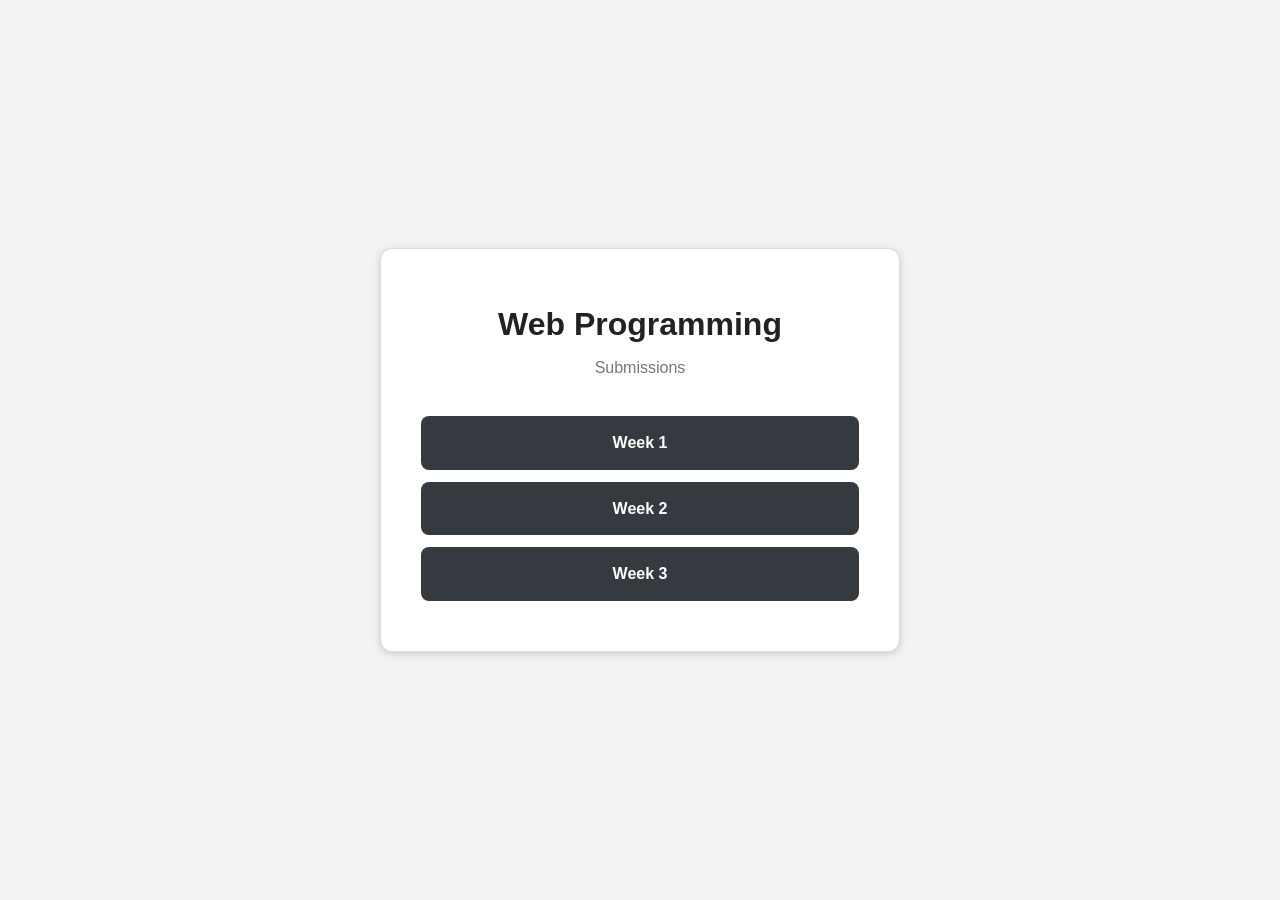
<file: index.html>
<!doctype html>
<html lang="en">
  <head>
    <meta charset="UTF-8" />
    <meta name="viewport" content="width=device-width, initial-scale=1.0" />
    <title>Web Programming</title>
    <style>
      * {
        font-family: Arial, sans-serif;
        margin: 0;
        padding: 0;
        box-sizing: border-box;
      }

      body {
        display: flex;
        justify-content: center;
        align-items: center;
        min-height: 100vh;
        padding: 20px;
        background-color: #f1f3f5;
        color: #222222;
        line-height: 1.6;
      }

      main {
        width: 100%;
        max-width: 520px;
        background-color: white;
        border: 1px solid #dddddd;
        border-radius: 12px;
        box-shadow: 0px 2px 8px #cccccc;
        padding: 50px 40px;
        text-align: center;
      }

      h1 {
        font-size: 2rem;
        color: #222222;
        margin-bottom: 5px;
      }

      h2 {
        font-size: 1rem;
        font-weight: normal;
        color: #777777;
        margin-bottom: 35px;
      }

      ul {
        list-style: none;
        display: flex;
        flex-direction: column;
        gap: 12px;
      }

      a {
        display: block;
        background-color: #343a40;
        color: white;
        text-decoration: none;
        font-weight: bold;
        padding: 14px;
        border-radius: 8px;
      }

      a:hover {
        background-color: #212529;
      }
    </style>
  </head>

  <body>
    <main>
      <h1>Web Programming</h1>
      <h2>Submissions</h2>
      <nav aria-label="Weekly submissions">
        <ul>
          <li><a href="week1/week1.html">Week 1</a></li>
          <li><a href="week2/week2.html">Week 2</a></li>
          <li><a href="week3/week3.html">Week 3</a></li>
        </ul>
      </nav>
    </main>
  </body>
</html>
</file>
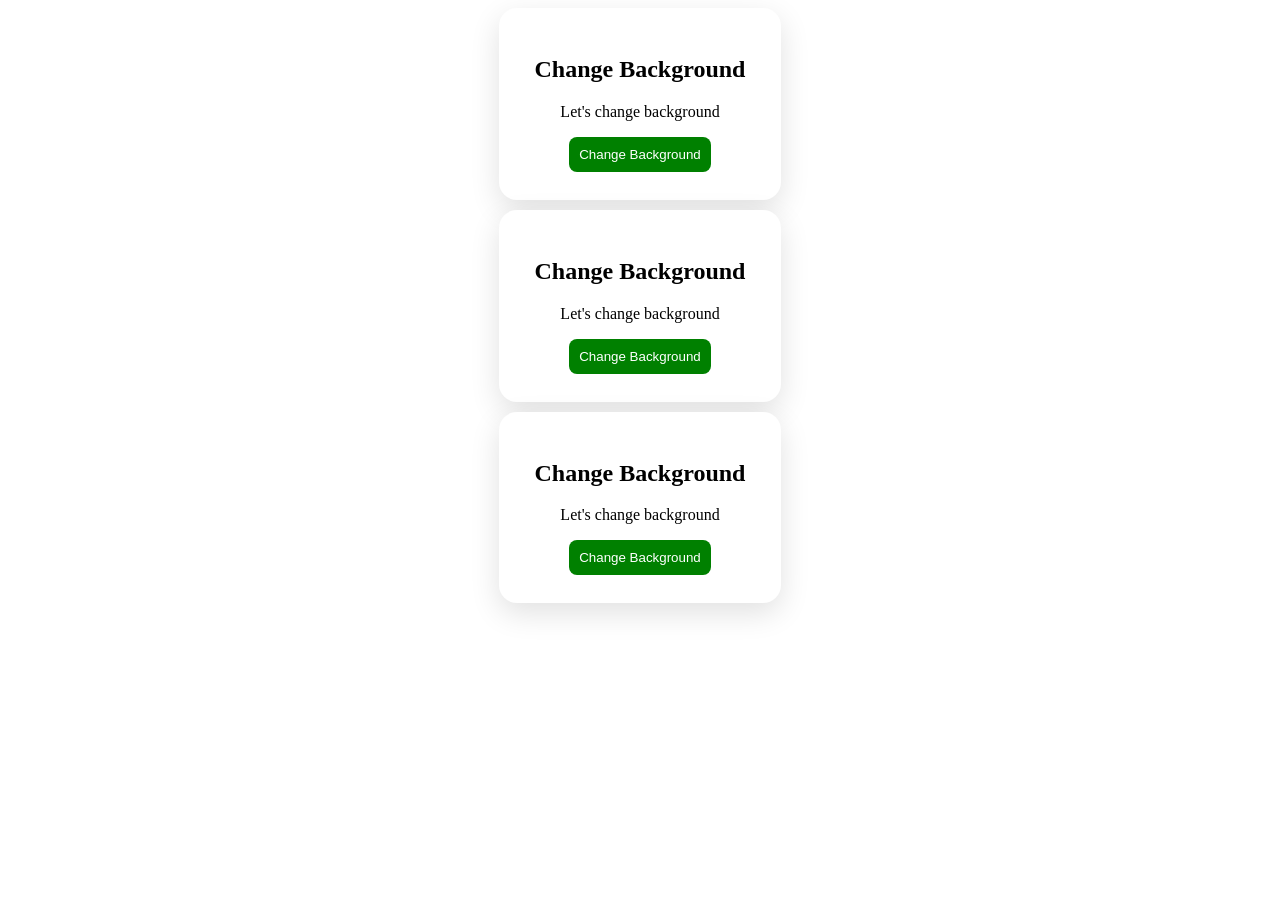
<file: js-activity.html>
<!DOCTYPE html>
<html lang="en">

<head>
    <meta charset="UTF-8">
    <meta name="viewport" content="width=device-width, initial-scale=1.0">
    <title>Document</title>
    <style>
        body {
            display: flex;
            justify-content: center;
            flex-direction: column;
            align-items: center;
            gap: 10px;
        }

        .card {
            background: white;
            padding: 28px 36px;
            border-radius: 18px;
            box-shadow: 0 10px 30px rgba(0, 0, 0, .12);
            text-align: center;
            width: fit-content;
        }

        .card1 {
            background: blue;
        }

        .card2 {
            background: red;
        }

        .card3 {
            background: yellow;
        }

        h2 {
            cursor: pointer;
        }

        button {
            border: none;
            border-radius: 8px;
            background: green;
            color: white;
            padding: 10px 10px;
            cursor: pointer;
        }
    </style>
</head>

<body>
    <div class="card" id="box1">
        <h2 id="h2-1">Change Background</h2>
        <p>Let's change background</p>
        <button id="btn1">Change Background</button>
    </div>

    <div class="card" id="box2">
        <h2 id="h2-2">Change Background</h2>
        <p>Let's change background</p>
        <button id="btn2">Change Background</button>
    </div>

    <div class="card" id="box3">
        <h2 id="h2-3">Change Background</h2>
        <p>Let's change background</p>
        <button id="btn3">Change Background</button>
    </div>

    <script>
        const btn1 = document.getElementById("btn1");
        const h2_1 = document.getElementById("h2-1");

        const btn2 = document.getElementById("btn2");
        const h2_2 = document.getElementById("h2-2");

        const btn3 = document.getElementById("btn3");
        const h2_3 = document.getElementById("h2-3");


        btn1.addEventListener("click", () => {
            h2_1.innerText = "The background color is BLUE";
            h2_2.innerText = "Change Background";
            h2_3.innerText = "Change Background";
            document.body.className = "card1";
            alert("Color is blue");
        });


        btn2.addEventListener("click", () => {
            h2_1.innerText = "Change Background";
            h2_2.innerText = "The background color is RED";
            h2_3.innerText = "Change Background";
            document.body.className = "card2";
            alert("Color is red");
        });

        btn3.addEventListener("click", () => {
            h2_1.innerText = "Change Background";
            h2_2.innerText = "Change Background";
            h2_3.innerText = "The background color is YELLOW";
            document.body.className = "card3";
            alert("Color is yellow");
        });
    </script>
</body>

</html>
</file>
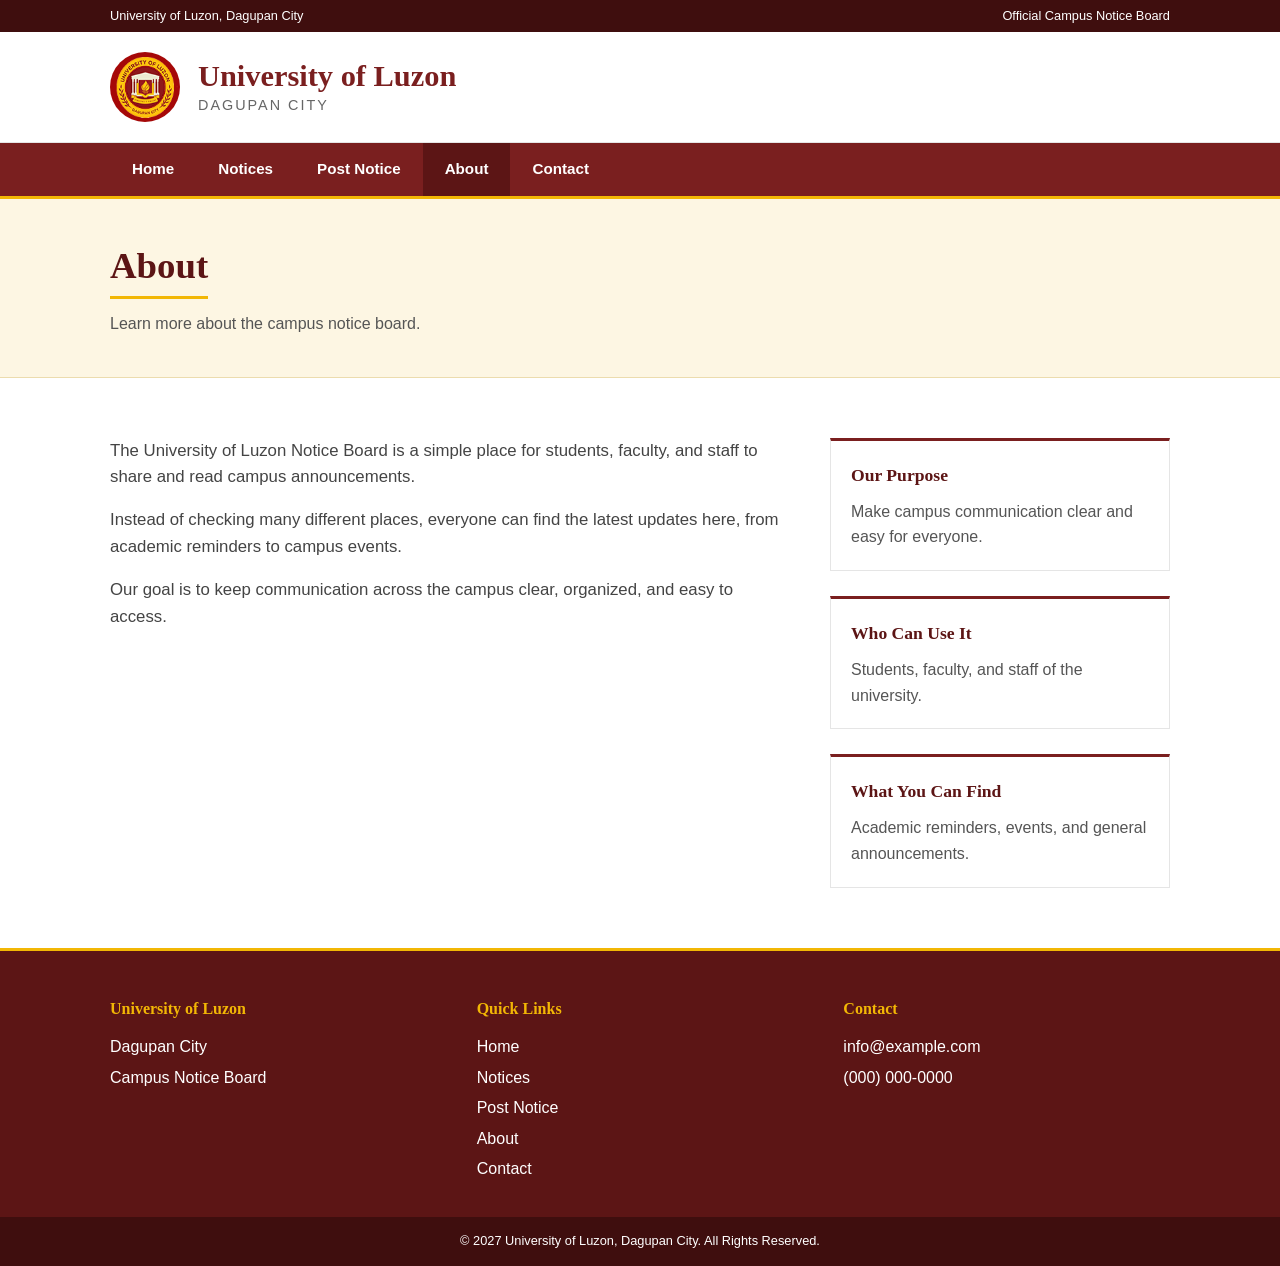
<file: week3/about.html>
<!doctype html>
<html lang="en">
  <head>
    <meta charset="UTF-8" />
    <meta name="viewport" content="width=device-width, initial-scale=1.0" />
    <title>About | University of Luzon Notice Board</title>
    <link rel="stylesheet" href="styles.css" />
  </head>

  <body>
    <div class="top-bar">
      <div class="container top-bar-content">
        <p>University of Luzon, Dagupan City</p>
        <p>Official Campus Notice Board</p>
      </div>
    </div>

    <header>
      <div class="container header-content">
        <img
          class="logo"
          src="images/ul-logo.png"
          alt="University of Luzon logo"
        />
        <div>
          <p class="school-name">University of Luzon</p>
          <p class="school-place">Dagupan City</p>
        </div>
      </div>
    </header>

    <nav>
      <div class="container nav-content">
        <a href="week3.html">Home</a>
        <a href="notices.html">Notices</a>
        <a href="post-notice.html">Post Notice</a>
        <a class="active" href="about.html">About</a>
        <a href="contact.html">Contact</a>
      </div>
    </nav>

    <section class="page-banner">
      <div class="container">
        <h1>About</h1>
        <p>Learn more about the campus notice board.</p>
      </div>
    </section>

    <section class="section">
      <div class="container two-columns">
        <div class="about-text">
          <p>
            The University of Luzon Notice Board is a simple place for students,
            faculty, and staff to share and read campus announcements.
          </p>
          <p>
            Instead of checking many different places, everyone can find the
            latest updates here, from academic reminders to campus events.
          </p>
          <p>
            Our goal is to keep communication across the campus clear,
            organized, and easy to access.
          </p>
        </div>

        <aside class="sidebar">
          <div class="side-box">
            <h3>Our Purpose</h3>
            <p>Make campus communication clear and easy for everyone.</p>
          </div>
          <div class="side-box">
            <h3>Who Can Use It</h3>
            <p>Students, faculty, and staff of the university.</p>
          </div>
          <div class="side-box">
            <h3>What You Can Find</h3>
            <p>Academic reminders, events, and general announcements.</p>
          </div>
        </aside>
      </div>
    </section>

    <footer>
      <div class="container footer-content">
        <div class="footer-box">
          <h3>University of Luzon</h3>
          <p>Dagupan City</p>
          <p>Campus Notice Board</p>
        </div>
        <div class="footer-box">
          <h3>Quick Links</h3>
          <a href="week3.html">Home</a>
          <a href="notices.html">Notices</a>
          <a href="post-notice.html">Post Notice</a>
          <a href="about.html">About</a>
          <a href="contact.html">Contact</a>
        </div>
        <div class="footer-box">
          <h3>Contact</h3>
          <p>info@example.com</p>
          <p>(000) 000-0000</p>
        </div>
      </div>
      <div class="copyright">
        &copy; 2027 University of Luzon, Dagupan City. All Rights Reserved.
      </div>
    </footer>
  </body>
</html>
</file>
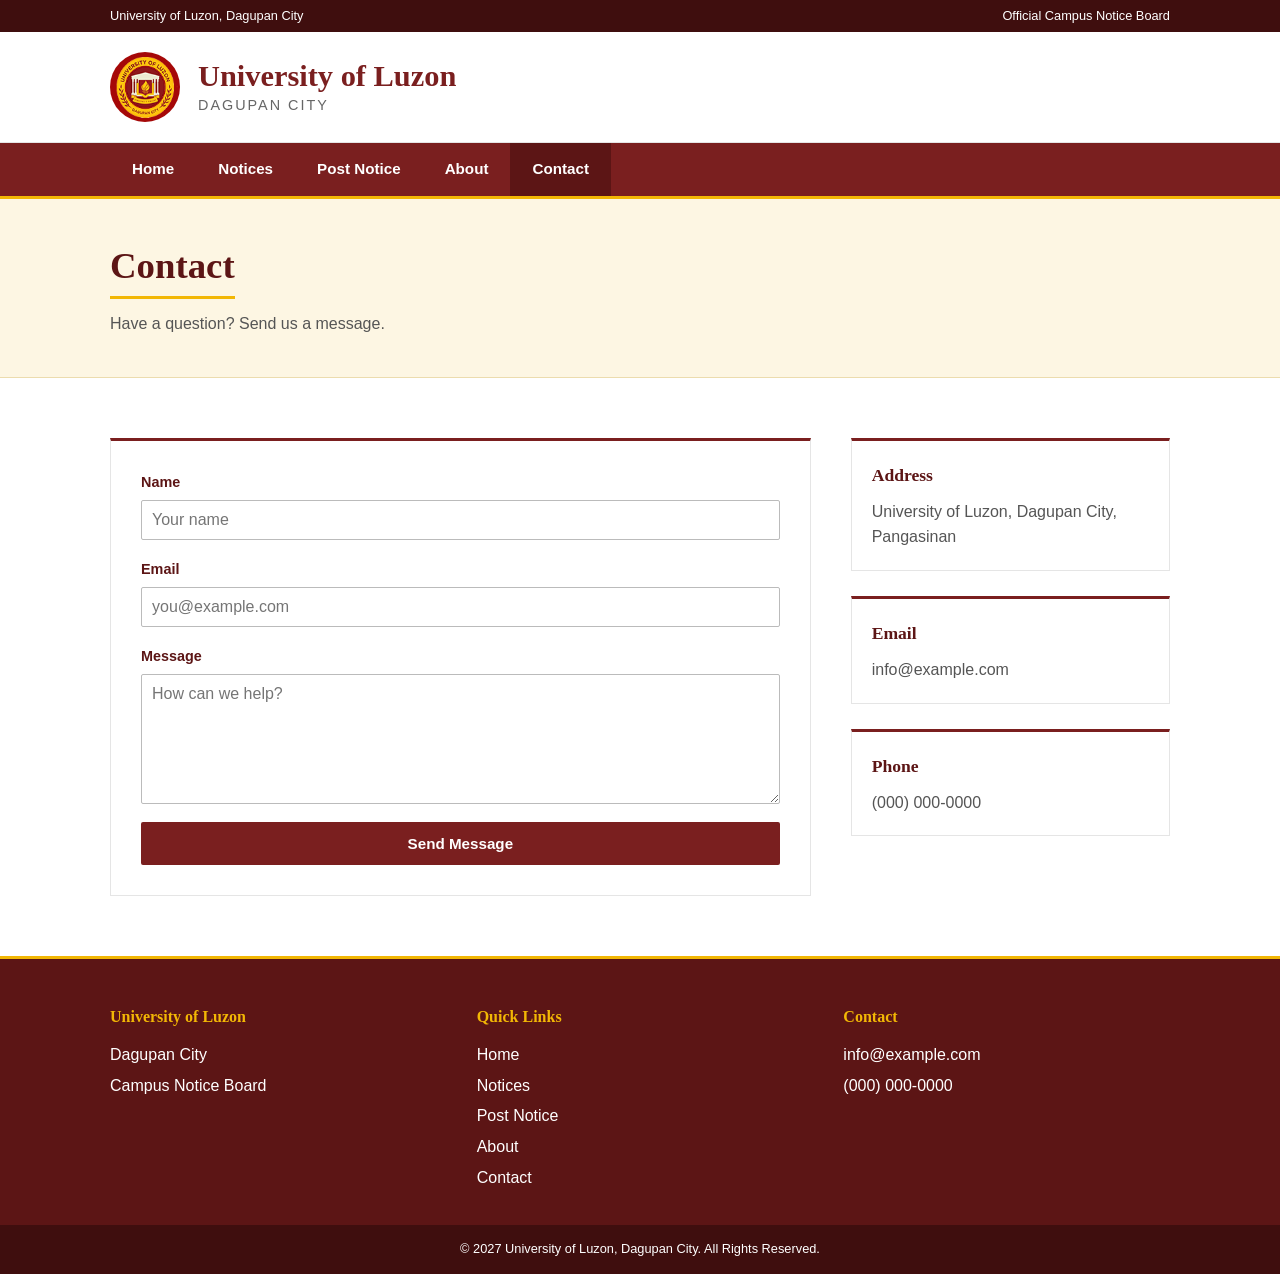
<file: week3/contact.html>
<!doctype html>
<html lang="en">
  <head>
    <meta charset="UTF-8" />
    <meta name="viewport" content="width=device-width, initial-scale=1.0" />
    <title>Contact | University of Luzon Notice Board</title>
    <link rel="stylesheet" href="styles.css" />
  </head>

  <body>
    <div class="top-bar">
      <div class="container top-bar-content">
        <p>University of Luzon, Dagupan City</p>
        <p>Official Campus Notice Board</p>
      </div>
    </div>

    <header>
      <div class="container header-content">
        <img
          class="logo"
          src="images/ul-logo.png"
          alt="University of Luzon logo"
        />
        <div>
          <p class="school-name">University of Luzon</p>
          <p class="school-place">Dagupan City</p>
        </div>
      </div>
    </header>

    <nav>
      <div class="container nav-content">
        <a href="week3.html">Home</a>
        <a href="notices.html">Notices</a>
        <a href="post-notice.html">Post Notice</a>
        <a href="about.html">About</a>
        <a class="active" href="contact.html">Contact</a>
      </div>
    </nav>

    <section class="page-banner">
      <div class="container">
        <h1>Contact</h1>
        <p>Have a question? Send us a message.</p>
      </div>
    </section>

    <section class="section">
      <div class="container two-columns">
        <form action="submit">
          <label for="name">Name</label>
          <input type="text" id="name" placeholder="Your name" />

          <label for="email">Email</label>
          <input type="email" id="email" placeholder="you@example.com" />

          <label for="contact-msg">Message</label>
          <textarea id="contact-msg" placeholder="How can we help?"></textarea>

          <button class="btn">Send Message</button>
        </form>

        <aside class="sidebar">
          <div class="side-box">
            <h3>Address</h3>
            <p>University of Luzon, Dagupan City, Pangasinan</p>
          </div>
          <div class="side-box">
            <h3>Email</h3>
            <p>info@example.com</p>
          </div>
          <div class="side-box">
            <h3>Phone</h3>
            <p>(000) 000-0000</p>
          </div>
        </aside>
      </div>
    </section>

    <footer>
      <div class="container footer-content">
        <div class="footer-box">
          <h3>University of Luzon</h3>
          <p>Dagupan City</p>
          <p>Campus Notice Board</p>
        </div>
        <div class="footer-box">
          <h3>Quick Links</h3>
          <a href="week3.html">Home</a>
          <a href="notices.html">Notices</a>
          <a href="post-notice.html">Post Notice</a>
          <a href="about.html">About</a>
          <a href="contact.html">Contact</a>
        </div>
        <div class="footer-box">
          <h3>Contact</h3>
          <p>info@example.com</p>
          <p>(000) 000-0000</p>
        </div>
      </div>
      <div class="copyright">
        &copy; 2027 University of Luzon, Dagupan City. All Rights Reserved.
      </div>
    </footer>
  </body>
</html>
</file>
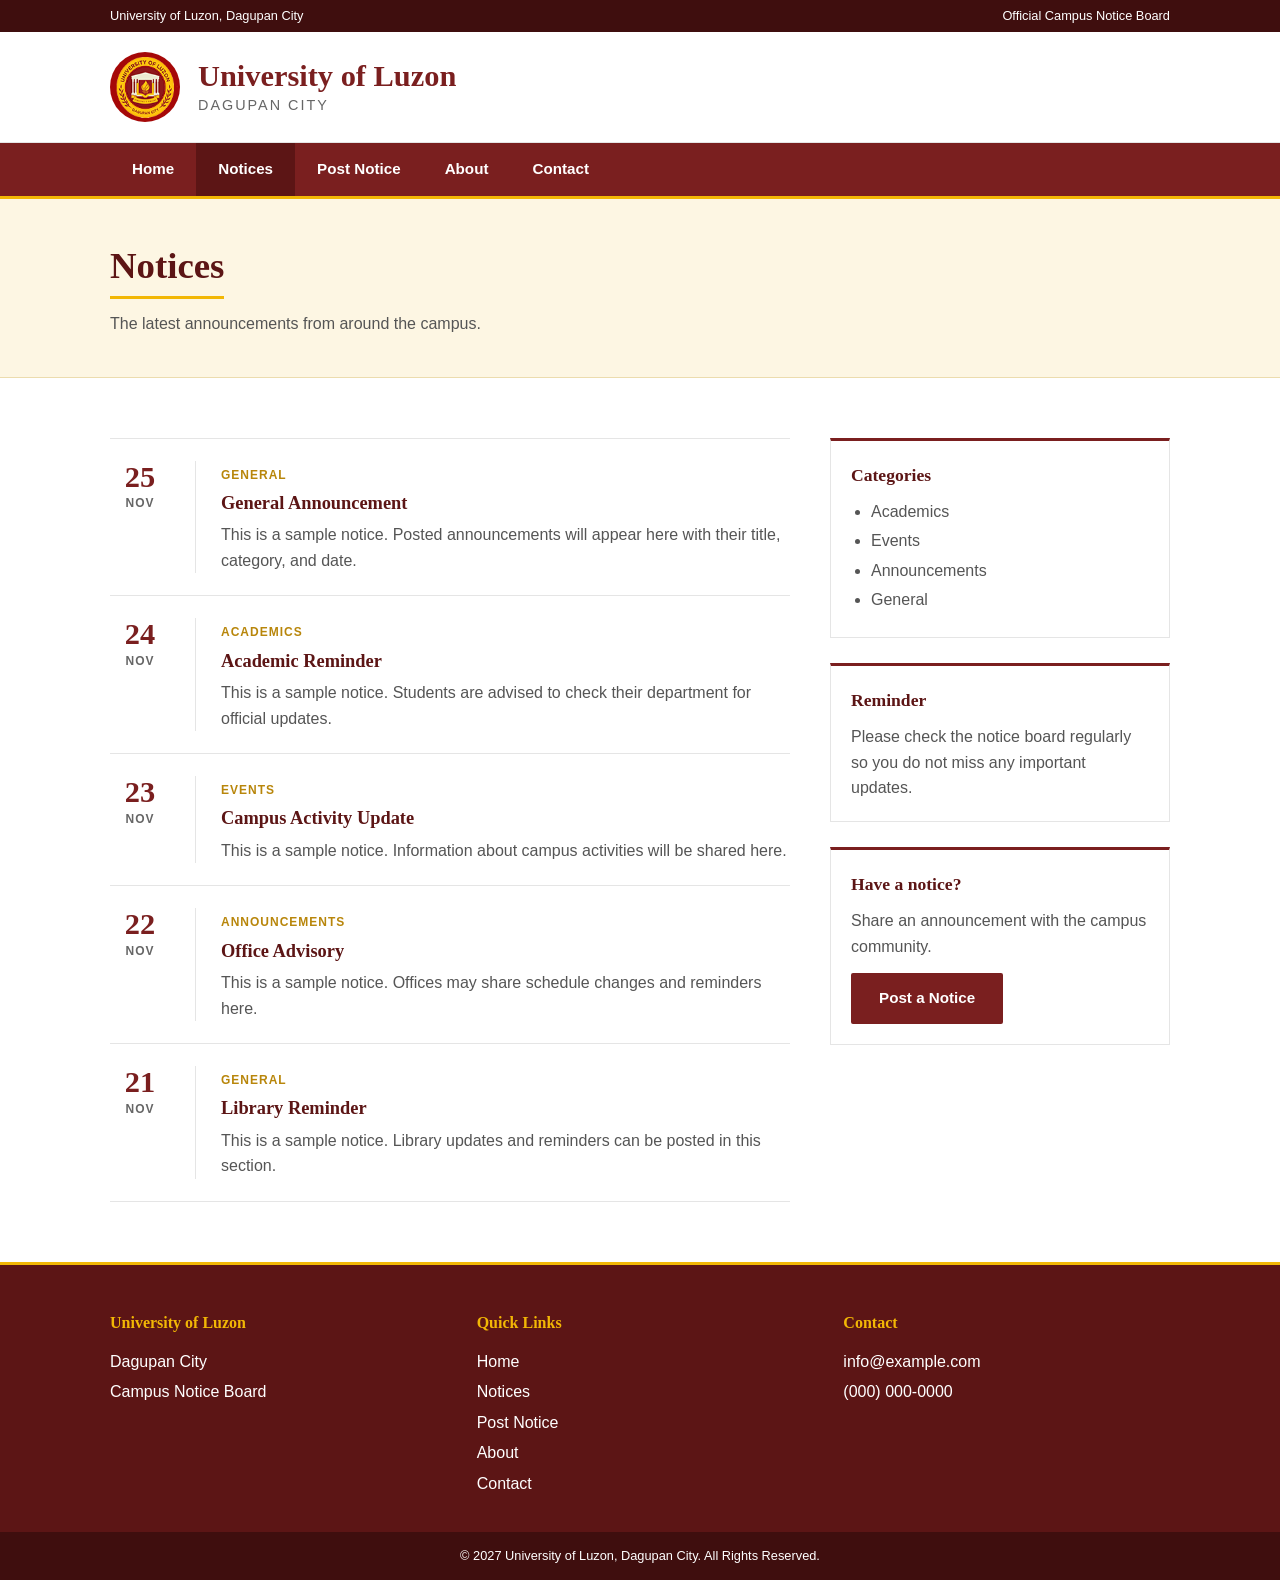
<file: week3/notices.html>
<!doctype html>
<html lang="en">
  <head>
    <meta charset="UTF-8" />
    <meta name="viewport" content="width=device-width, initial-scale=1.0" />
    <title>Notices | University of Luzon Notice Board</title>
    <link rel="stylesheet" href="styles.css" />
  </head>

  <body>
    <div class="top-bar">
      <div class="container top-bar-content">
        <p>University of Luzon, Dagupan City</p>
        <p>Official Campus Notice Board</p>
      </div>
    </div>

    <header>
      <div class="container header-content">
        <img
          class="logo"
          src="images/ul-logo.png"
          alt="University of Luzon logo"
        />
        <div>
          <p class="school-name">University of Luzon</p>
          <p class="school-place">Dagupan City</p>
        </div>
      </div>
    </header>

    <nav>
      <div class="container nav-content">
        <a href="week3.html">Home</a>
        <a class="active" href="notices.html">Notices</a>
        <a href="post-notice.html">Post Notice</a>
        <a href="about.html">About</a>
        <a href="contact.html">Contact</a>
      </div>
    </nav>

    <section class="page-banner">
      <div class="container">
        <h1>Notices</h1>
        <p>The latest announcements from around the campus.</p>
      </div>
    </section>

    <section class="section">
      <div class="container two-columns">
        <div class="notice-list">
          <div class="notice">
            <div class="notice-date">
              <span class="day">25</span>
              <span class="month">Nov</span>
            </div>
            <div class="notice-info">
              <span class="tag">General</span>
              <h3>General Announcement</h3>
              <p>
                This is a sample notice. Posted announcements will appear here
                with their title, category, and date.
              </p>
            </div>
          </div>

          <div class="notice">
            <div class="notice-date">
              <span class="day">24</span>
              <span class="month">Nov</span>
            </div>
            <div class="notice-info">
              <span class="tag">Academics</span>
              <h3>Academic Reminder</h3>
              <p>
                This is a sample notice. Students are advised to check their
                department for official updates.
              </p>
            </div>
          </div>

          <div class="notice">
            <div class="notice-date">
              <span class="day">23</span>
              <span class="month">Nov</span>
            </div>
            <div class="notice-info">
              <span class="tag">Events</span>
              <h3>Campus Activity Update</h3>
              <p>
                This is a sample notice. Information about campus activities
                will be shared here.
              </p>
            </div>
          </div>

          <div class="notice">
            <div class="notice-date">
              <span class="day">22</span>
              <span class="month">Nov</span>
            </div>
            <div class="notice-info">
              <span class="tag">Announcements</span>
              <h3>Office Advisory</h3>
              <p>
                This is a sample notice. Offices may share schedule changes and
                reminders here.
              </p>
            </div>
          </div>

          <div class="notice">
            <div class="notice-date">
              <span class="day">21</span>
              <span class="month">Nov</span>
            </div>
            <div class="notice-info">
              <span class="tag">General</span>
              <h3>Library Reminder</h3>
              <p>
                This is a sample notice. Library updates and reminders can be
                posted in this section.
              </p>
            </div>
          </div>
        </div>

        <aside class="sidebar">
          <div class="side-box">
            <h3>Categories</h3>
            <ul>
              <li>Academics</li>
              <li>Events</li>
              <li>Announcements</li>
              <li>General</li>
            </ul>
          </div>
          <div class="side-box">
            <h3>Reminder</h3>
            <p>
              Please check the notice board regularly so you do not miss any
              important updates.
            </p>
          </div>
          <div class="side-box">
            <h3>Have a notice?</h3>
            <p>Share an announcement with the campus community.</p>
            <a class="btn" href="post-notice.html">Post a Notice</a>
          </div>
        </aside>
      </div>
    </section>

    <footer>
      <div class="container footer-content">
        <div class="footer-box">
          <h3>University of Luzon</h3>
          <p>Dagupan City</p>
          <p>Campus Notice Board</p>
        </div>
        <div class="footer-box">
          <h3>Quick Links</h3>
          <a href="week3.html">Home</a>
          <a href="notices.html">Notices</a>
          <a href="post-notice.html">Post Notice</a>
          <a href="about.html">About</a>
          <a href="contact.html">Contact</a>
        </div>
        <div class="footer-box">
          <h3>Contact</h3>
          <p>info@example.com</p>
          <p>(000) 000-0000</p>
        </div>
      </div>
      <div class="copyright">
        &copy; 2027 University of Luzon, Dagupan City. All Rights Reserved.
      </div>
    </footer>
  </body>
</html>
</file>
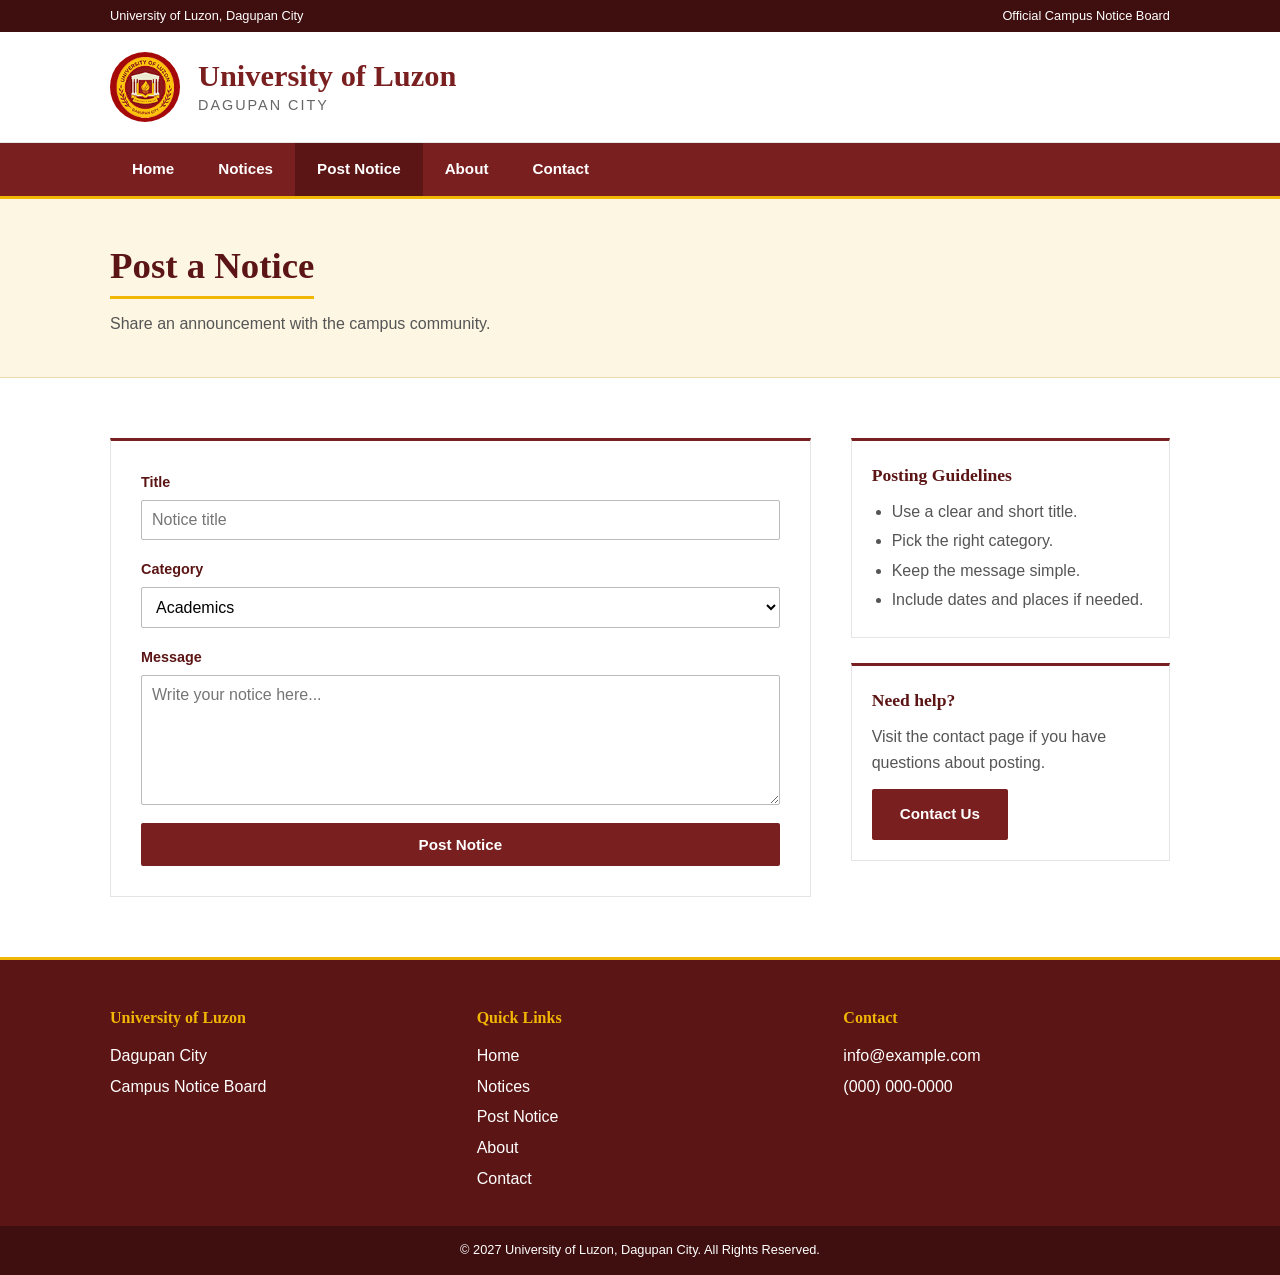
<file: week3/post-notice.html>
<!doctype html>
<html lang="en">
  <head>
    <meta charset="UTF-8" />
    <meta name="viewport" content="width=device-width, initial-scale=1.0" />
    <title>Post Notice | University of Luzon Notice Board</title>
    <link rel="stylesheet" href="styles.css" />
  </head>

  <body>
    <div class="top-bar">
      <div class="container top-bar-content">
        <p>University of Luzon, Dagupan City</p>
        <p>Official Campus Notice Board</p>
      </div>
    </div>

    <header>
      <div class="container header-content">
        <img
          class="logo"
          src="images/ul-logo.png"
          alt="University of Luzon logo"
        />
        <div>
          <p class="school-name">University of Luzon</p>
          <p class="school-place">Dagupan City</p>
        </div>
      </div>
    </header>

    <nav>
      <div class="container nav-content">
        <a href="week3.html">Home</a>
        <a href="notices.html">Notices</a>
        <a class="active" href="post-notice.html">Post Notice</a>
        <a href="about.html">About</a>
        <a href="contact.html">Contact</a>
      </div>
    </nav>

    <section class="page-banner">
      <div class="container">
        <h1>Post a Notice</h1>
        <p>Share an announcement with the campus community.</p>
      </div>
    </section>

    <section class="section">
      <div class="container two-columns">
        <form action="submit">
          <label for="title">Title</label>
          <input type="text" id="title" placeholder="Notice title" />

          <label for="category">Category</label>
          <select id="category">
            <option>Academics</option>
            <option>Events</option>
            <option>Announcements</option>
            <option>General</option>
          </select>

          <label for="msg">Message</label>
          <textarea
            name="message"
            id="msg"
            placeholder="Write your notice here..."
          ></textarea>

          <button class="btn">Post Notice</button>
        </form>

        <aside class="sidebar">
          <div class="side-box">
            <h3>Posting Guidelines</h3>
            <ul>
              <li>Use a clear and short title.</li>
              <li>Pick the right category.</li>
              <li>Keep the message simple.</li>
              <li>Include dates and places if needed.</li>
            </ul>
          </div>
          <div class="side-box">
            <h3>Need help?</h3>
            <p>Visit the contact page if you have questions about posting.</p>
            <a class="btn" href="contact.html">Contact Us</a>
          </div>
        </aside>
      </div>
    </section>

    <footer>
      <div class="container footer-content">
        <div class="footer-box">
          <h3>University of Luzon</h3>
          <p>Dagupan City</p>
          <p>Campus Notice Board</p>
        </div>
        <div class="footer-box">
          <h3>Quick Links</h3>
          <a href="week3.html">Home</a>
          <a href="notices.html">Notices</a>
          <a href="post-notice.html">Post Notice</a>
          <a href="about.html">About</a>
          <a href="contact.html">Contact</a>
        </div>
        <div class="footer-box">
          <h3>Contact</h3>
          <p>info@example.com</p>
          <p>(000) 000-0000</p>
        </div>
      </div>
      <div class="copyright">
        &copy; 2027 University of Luzon, Dagupan City. All Rights Reserved.
      </div>
    </footer>
  </body>
</html>
</file>
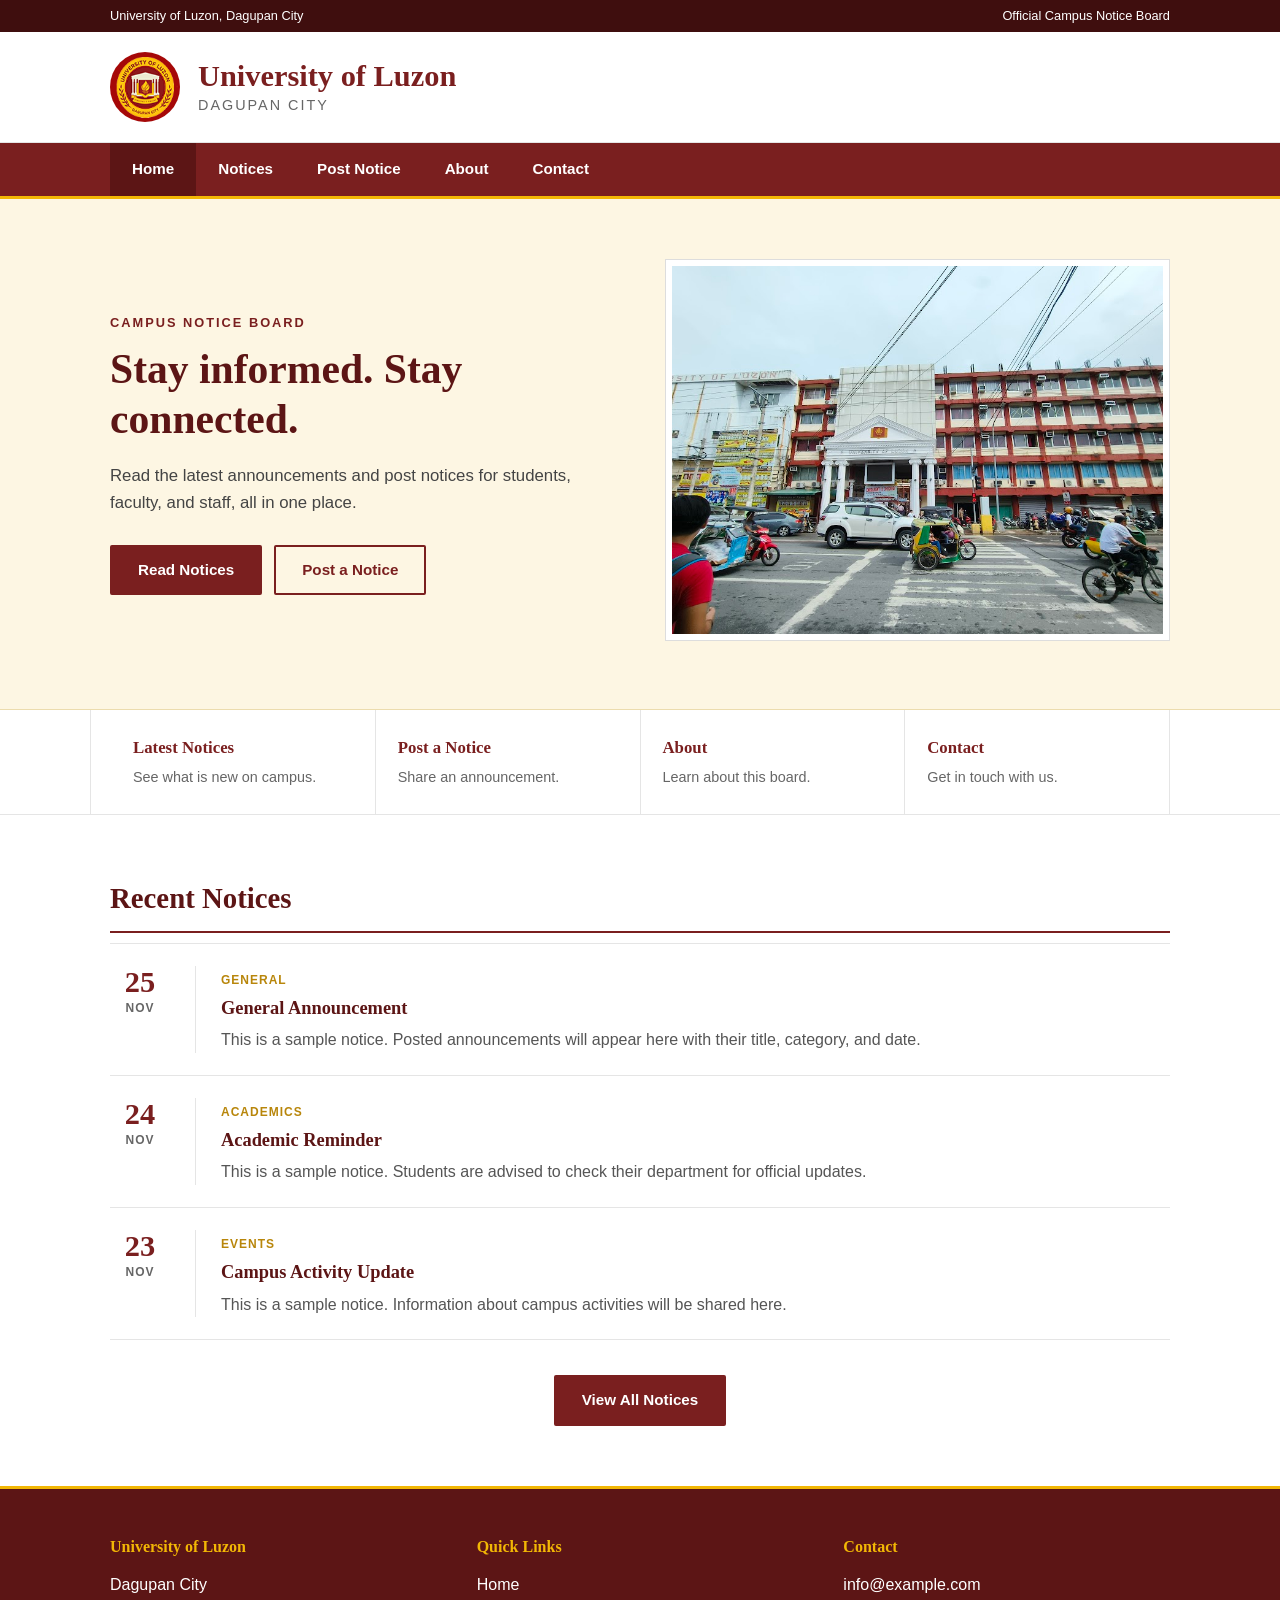
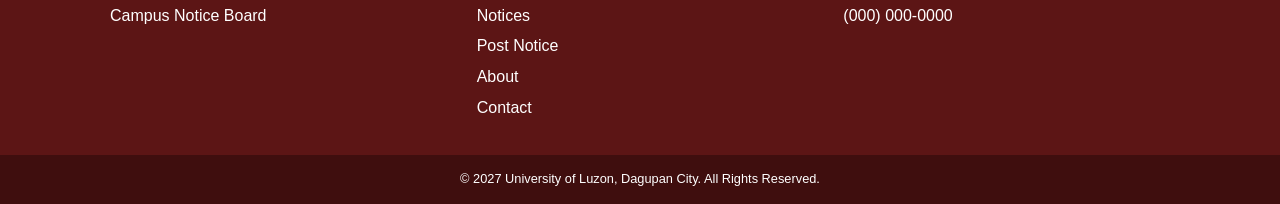
<file: week3/week3.html>
<!doctype html>
<html lang="en">
  <head>
    <meta charset="UTF-8" />
    <meta name="viewport" content="width=device-width, initial-scale=1.0" />
    <title>Home | University of Luzon Notice Board</title>
    <link rel="stylesheet" href="styles.css" />
  </head>

  <body>
    <div class="top-bar">
      <div class="container top-bar-content">
        <p>University of Luzon, Dagupan City</p>
        <p>Official Campus Notice Board</p>
      </div>
    </div>

    <header>
      <div class="container header-content">
        <img class="logo" src="images/ul-logo.png" alt="University of Luzon logo" />
        <div>
          <p class="school-name">University of Luzon</p>
          <p class="school-place">Dagupan City</p>
        </div>
      </div>
    </header>

    <nav>
      <div class="container nav-content">
        <a class="active" href="week3.html">Home</a>
        <a href="notices.html">Notices</a>
        <a href="post-notice.html">Post Notice</a>
        <a href="about.html">About</a>
        <a href="contact.html">Contact</a>
      </div>
    </nav>

    <section class="hero">
      <div class="container hero-content">
        <div class="hero-text">
          <p class="small-title">Campus Notice Board</p>
          <h1>Stay informed. Stay connected.</h1>
          <p class="hero-paragraph">
            Read the latest announcements and post notices for students,
            faculty, and staff, all in one place.
          </p>
          <div class="hero-buttons">
            <a class="btn" href="notices.html">Read Notices</a>
            <a class="btn btn-light" href="post-notice.html">Post a Notice</a>
          </div>
        </div>
        <div class="hero-image">
          <img class="campus-image" src="images/ul-campus.jpg" alt="University of Luzon campus" />
        </div>
      </div>
    </section>

    <section class="quick-links">
      <div class="container quick-links-content">
        <a class="quick-card" href="notices.html">
          <h3>Latest Notices</h3>
          <p>See what is new on campus.</p>
        </a>
        <a class="quick-card" href="post-notice.html">
          <h3>Post a Notice</h3>
          <p>Share an announcement.</p>
        </a>
        <a class="quick-card" href="about.html">
          <h3>About</h3>
          <p>Learn about this board.</p>
        </a>
        <a class="quick-card" href="contact.html">
          <h3>Contact</h3>
          <p>Get in touch with us.</p>
        </a>
      </div>
    </section>

    <section class="section">
      <div class="container">
        <h2 class="section-title">Recent Notices</h2>

        <div class="notice-list">
          <div class="notice">
            <div class="notice-date">
              <span class="day">25</span>
              <span class="month">Nov</span>
            </div>
            <div class="notice-info">
              <span class="tag">General</span>
              <h3>General Announcement</h3>
              <p>This is a sample notice. Posted announcements will appear here with their title, category, and date.</p>
            </div>
          </div>

          <div class="notice">
            <div class="notice-date">
              <span class="day">24</span>
              <span class="month">Nov</span>
            </div>
            <div class="notice-info">
              <span class="tag">Academics</span>
              <h3>Academic Reminder</h3>
              <p>This is a sample notice. Students are advised to check their department for official updates.</p>
            </div>
          </div>

          <div class="notice">
            <div class="notice-date">
              <span class="day">23</span>
              <span class="month">Nov</span>
            </div>
            <div class="notice-info">
              <span class="tag">Events</span>
              <h3>Campus Activity Update</h3>
              <p>This is a sample notice. Information about campus activities will be shared here.</p>
            </div>
          </div>
        </div>

        <div class="center">
          <a class="btn" href="notices.html">View All Notices</a>
        </div>
      </div>
    </section>

    <footer>
      <div class="container footer-content">
        <div class="footer-box">
          <h3>University of Luzon</h3>
          <p>Dagupan City</p>
          <p>Campus Notice Board</p>
        </div>
        <div class="footer-box">
          <h3>Quick Links</h3>
          <a href="week3.html">Home</a>
          <a href="notices.html">Notices</a>
          <a href="post-notice.html">Post Notice</a>
          <a href="about.html">About</a>
          <a href="contact.html">Contact</a>
        </div>
        <div class="footer-box">
          <h3>Contact</h3>
          <p>info@example.com</p>
          <p>(000) 000-0000</p>
        </div>
      </div>
      <div class="copyright">&copy; 2027 University of Luzon, Dagupan City. All Rights Reserved.</div>
    </footer>
  </body>
</html>
</file>
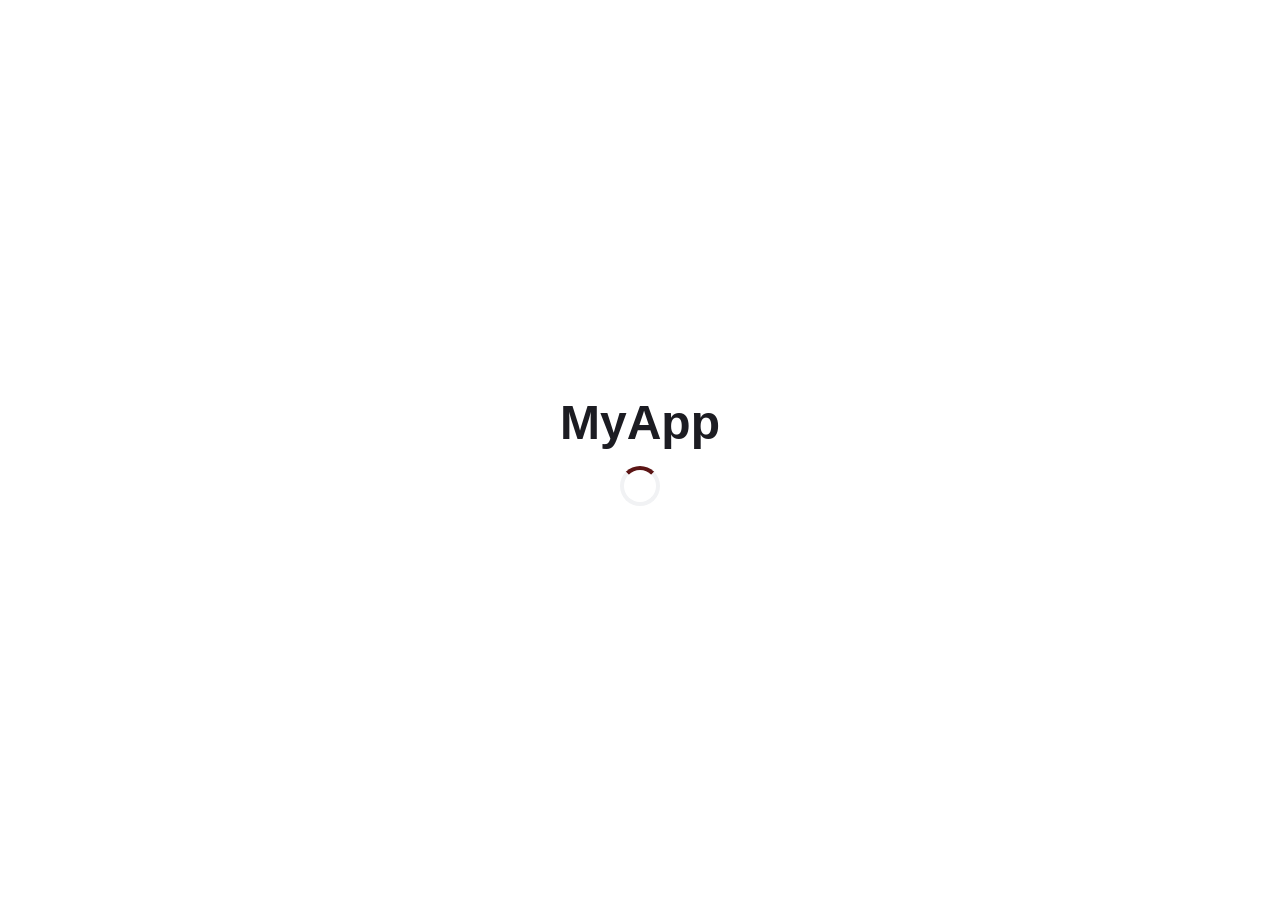
<file: week4/landing-page.html>
<!DOCTYPE html>
<html lang="en">

<head>
    <meta charset="UTF-8">
    <meta name="viewport" content="width=device-width, initial-scale=1.0">
    <title>MyApp - Landing</title>
    <link rel="stylesheet" href="auth.css">
</head>

<body>

    <section id="splash" class="screen">
        <h1 class="logo">MyApp</h1>
        <div class="loader"></div>
    </section>

    <div id="landingContent" class="hidden">
        <div class="topbar">
            <div class="heading">MyApp</div>
            <div class="nav-actions">
                <button id="themeToggle">Dark</button>
                <a href="signin.html?screen=login"><button>Log In</button></a>
                <a href="signin.html?screen=register"><button>Register</button></a>
            </div>
        </div>

        <main class="landing-main">
            <h1>Welcome to University of Luzon Landing Page</h1>
            <p>Simple, clean, and ready to get started.</p>
           
        </main>
    </div>

    <script src="app.js"></script>
</body>

</html>
</file>
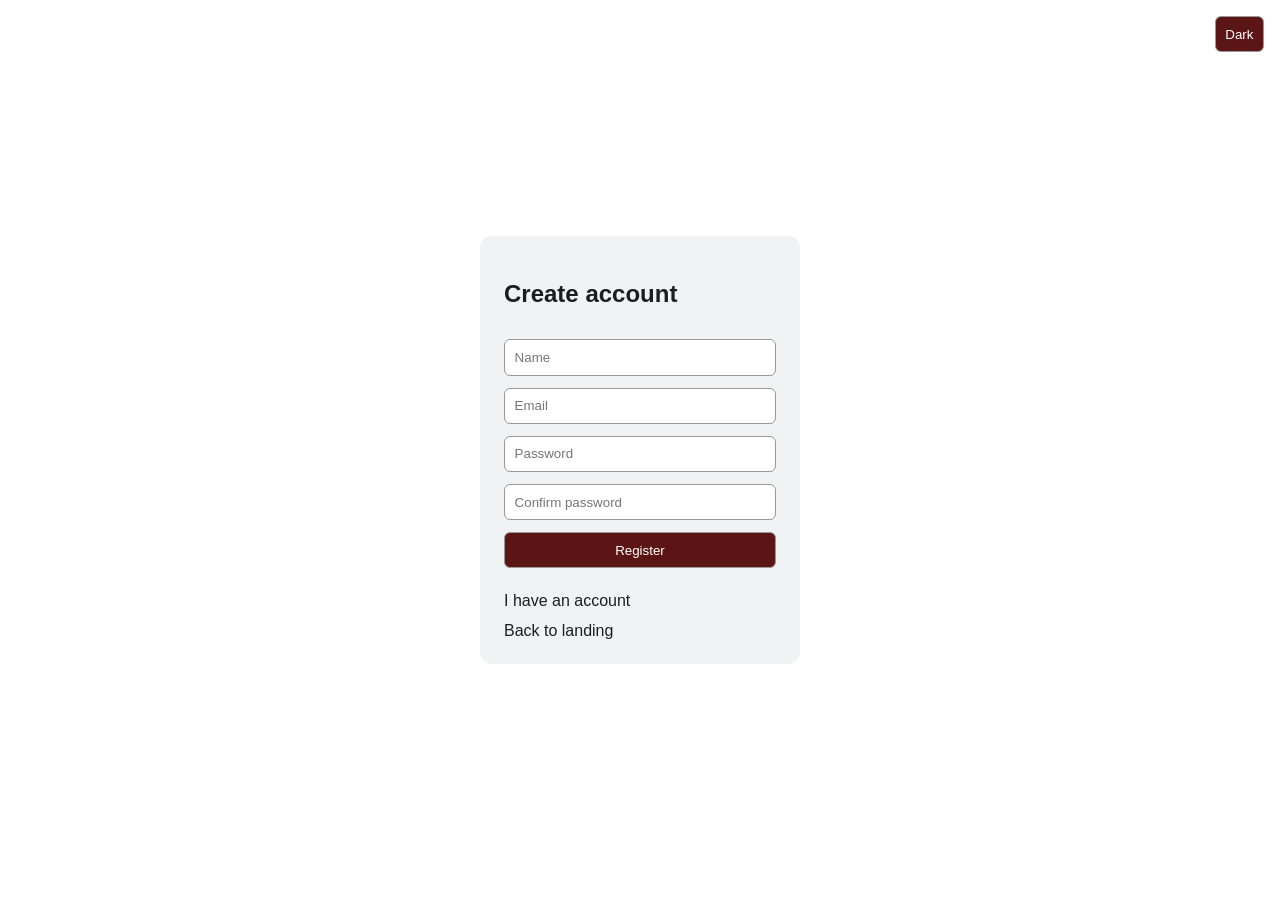
<file: week4/signin.html>
<!DOCTYPE html>
<html lang="en">

<head>
    <meta charset="UTF-8">
    <meta name="viewport" content="width=device-width, initial-scale=1.0">
    <title>Sign In</title>
    <link rel="stylesheet" href="auth.css">
</head>

<body>
    <button id="themeToggle" class="theme">Dark</button>

    <!-- Login Screen -->
    <section class="screen hidden" id="login">
        <form id="logForm" class="card">
            <h2>Log in</h2>
            <input type="email" name="email" placeholder="Email" required>
            <input type="password" name="password" placeholder="Password" required>
            <button type="submit">Log in</button>
            <p id="logMsg" class="message"></p>
            <a href="#" id="toRegister">Create an account</a>
            <a href="landing-page.html">Back to landing</a>
        </form>
    </section>

    <!-- Register Screen -->
    <section class="screen hidden" id="register">
        <form id="regForm" class="card">
            <h2>Create account</h2>
            <input type="text" name="name" placeholder="Name" required>
            <input type="email" name="email" placeholder="Email" required>
            <input type="password" name="password" placeholder="Password" required>
            <input type="password" name="confirm" placeholder="Confirm password" required>
            <button type="submit">Register</button>
            <p id="regMsg" class="message"></p>
            <a href="#" id="toLogin">I have an account</a>
            <a href="landing-page.html">Back to landing</a>
        </form>
    </section>

    <!-- Welcome Screen -->
    <section id="welcome" class="screen hidden">
        <h2 id="welcomeText"></h2>
        <button id="logout">Log out</button>
    </section>

    <script src="app.js"></script>
</body>

</html>
</file>
<file: week3/styles.css>
* {
  font-family: Arial, sans-serif;
  margin: 0;
  padding: 0;
  box-sizing: border-box;
}

body {
  color: #222222;
  font-size: 16px;
  line-height: 1.6;
  background-color: white;
}

h1,
h2,
h3,
.school-name {
  font-family: Georgia, "Times New Roman", serif;
}

.container {
  max-width: 1100px;
  margin: 0 auto;
  padding: 0 20px;
}

.top-bar {
  background-color: #3f0e0e;
  color: white;
  font-size: 0.8rem;
  padding: 6px 0;
}

.top-bar-content {
  display: flex;
  justify-content: space-between;
  flex-wrap: wrap;
  gap: 5px;
}

header {
  background-color: white;
  padding: 20px 0;
  border-bottom: 1px solid #e5e5e5;
}

.header-content {
  display: flex;
  align-items: center;
  gap: 18px;
}

.logo {
  width: 70px;
  height: 70px;
  border-radius: 50%;
}

.school-name {
  font-size: 1.9rem;
  font-weight: bold;
  color: #7a1f1f;
  line-height: 1.2;
}

.school-place {
  color: #666666;
  font-size: 0.9rem;
  letter-spacing: 2px;
  text-transform: uppercase;
}

nav {
  background-color: #7a1f1f;
  border-bottom: 3px solid #f2b705;
}

.nav-content {
  display: flex;
  flex-wrap: wrap;
}

nav a {
  color: white;
  text-decoration: none;
  font-size: 0.95rem;
  font-weight: bold;
  padding: 14px 22px;
}

nav a:hover {
  background-color: #5c1515;
}

nav a.active {
  background-color: #5c1515;
}

.btn {
  display: inline-block;
  background-color: #7a1f1f;
  color: white;
  border: 2px solid #7a1f1f;
  padding: 11px 26px;
  border-radius: 2px;
  font-size: 0.95rem;
  font-weight: bold;
  text-decoration: none;
  text-align: center;
  cursor: pointer;
}

.btn:hover {
  background-color: #5c1515;
  border-color: #5c1515;
}

.btn-light {
  background-color: transparent;
  color: #7a1f1f;
}

.btn-light:hover {
  background-color: #7a1f1f;
  border-color: #7a1f1f;
  color: white;
}

.center {
  display: flex;
  justify-content: center;
  margin-top: 35px;
}

.hero {
  background-color: #fdf6e3;
  border-bottom: 1px solid #ecdcae;
  padding: 60px 0;
}

.hero-content {
  display: flex;
  flex-wrap: wrap;
  align-items: center;
  gap: 50px;
}

.hero-text {
  flex: 1;
  min-width: 300px;
}

.small-title {
  color: #7a1f1f;
  font-size: 0.8rem;
  font-weight: bold;
  letter-spacing: 2px;
  text-transform: uppercase;
  margin-bottom: 12px;
}

.hero-text h1 {
  font-size: 2.6rem;
  line-height: 1.2;
  color: #5c1515;
  margin-bottom: 18px;
}

.hero-paragraph {
  font-size: 1.05rem;
  color: #444444;
  margin-bottom: 28px;
}

.hero-buttons {
  display: flex;
  flex-wrap: wrap;
  gap: 12px;
}

.hero-image {
  flex: 1;
  min-width: 300px;
}

.campus-image {
  width: 100%;
  height: auto;
  background-color: white;
  border: 1px solid #dddddd;
  padding: 6px;
}

.quick-links {
  background-color: white;
  border-bottom: 1px solid #e5e5e5;
}

.quick-links-content {
  display: flex;
  flex-wrap: wrap;
  border-left: 1px solid #e5e5e5;
}

.quick-card {
  flex: 1;
  min-width: 200px;
  padding: 25px 22px;
  border-right: 1px solid #e5e5e5;
  text-decoration: none;
  color: #222222;
}

.quick-card:hover {
  background-color: #fdf6e3;
}

.quick-card h3 {
  color: #7a1f1f;
  font-size: 1.05rem;
  margin-bottom: 4px;
}

.quick-card p {
  font-size: 0.9rem;
  color: #666666;
}

.page-banner {
  background-color: #fdf6e3;
  border-bottom: 1px solid #ecdcae;
  padding: 45px 0 40px 0;
}

.page-banner h1 {
  display: inline-block;
  font-size: 2.3rem;
  line-height: 1.2;
  color: #5c1515;
  border-bottom: 3px solid #f2b705;
  padding-bottom: 8px;
  margin-bottom: 12px;
}

.page-banner p {
  color: #555555;
}

.section {
  padding: 60px 0;
}

.section-title {
  font-size: 1.8rem;
  color: #5c1515;
  border-bottom: 2px solid #7a1f1f;
  padding-bottom: 10px;
  margin-bottom: 10px;
}

.two-columns {
  display: flex;
  flex-wrap: wrap;
  align-items: flex-start;
  gap: 40px;
}

.notice-list {
  flex: 2;
  min-width: 300px;
  display: flex;
  flex-direction: column;
  border-top: 1px solid #e5e5e5;
}

.notice {
  display: flex;
  gap: 25px;
  padding: 22px 0;
  border-bottom: 1px solid #e5e5e5;
}

.notice-date {
  display: flex;
  flex-direction: column;
  align-items: center;
  width: 60px;
  padding-right: 25px;
  border-right: 1px solid #e5e5e5;
  box-sizing: content-box;
}

.day {
  font-family: Georgia, "Times New Roman", serif;
  font-size: 1.9rem;
  font-weight: bold;
  color: #7a1f1f;
  line-height: 1.1;
}

.month {
  font-size: 0.75rem;
  font-weight: bold;
  color: #666666;
  letter-spacing: 1px;
  text-transform: uppercase;
}

.notice-info {
  flex: 1;
}

.tag {
  display: inline-block;
  color: #b8860b;
  font-size: 0.75rem;
  font-weight: bold;
  letter-spacing: 1px;
  text-transform: uppercase;
  margin-bottom: 4px;
}

.notice-info h3 {
  font-size: 1.15rem;
  color: #5c1515;
  margin-bottom: 4px;
}

.notice-info p {
  color: #555555;
}

.sidebar {
  flex: 1;
  min-width: 260px;
  display: flex;
  flex-direction: column;
  gap: 25px;
}

.side-box {
  background-color: white;
  border: 1px solid #e5e5e5;
  border-top: 3px solid #7a1f1f;
  padding: 20px;
}

.side-box h3 {
  font-size: 1.1rem;
  color: #5c1515;
  margin-bottom: 10px;
}

.side-box p {
  color: #555555;
  margin-bottom: 14px;
}

.side-box p:last-child {
  margin-bottom: 0;
}

.side-box ul {
  padding-left: 20px;
  color: #555555;
}

.side-box li {
  margin-bottom: 4px;
}

form {
  flex: 2;
  min-width: 300px;
  display: flex;
  flex-direction: column;
  gap: 6px;
  background-color: white;
  border: 1px solid #e5e5e5;
  border-top: 3px solid #7a1f1f;
  padding: 30px;
}

label {
  font-size: 0.9rem;
  font-weight: bold;
  color: #5c1515;
}

input,
select,
textarea {
  padding: 10px;
  font-size: 1rem;
  background-color: white;
  border: 1px solid #bbbbbb;
  border-radius: 2px;
  margin-bottom: 12px;
}

input:focus,
select:focus,
textarea:focus {
  outline: none;
  border: 1px solid #7a1f1f;
}

textarea {
  height: 130px;
  resize: vertical;
}

.about-text {
  flex: 2;
  min-width: 300px;
}

.about-text p {
  font-size: 1.05rem;
  color: #444444;
  margin-bottom: 16px;
}

footer {
  background-color: #5c1515;
  color: white;
  border-top: 3px solid #f2b705;
}

.footer-content {
  display: flex;
  flex-wrap: wrap;
  gap: 40px;
  padding-top: 45px;
  padding-bottom: 35px;
}

.footer-box {
  flex: 1;
  min-width: 200px;
  display: flex;
  flex-direction: column;
  gap: 5px;
}

.footer-box h3 {
  color: #f2b705;
  font-size: 1rem;
  margin-bottom: 8px;
}

.footer-box a {
  color: white;
  text-decoration: none;
}

.footer-box a:hover {
  text-decoration: underline;
}

.copyright {
  text-align: center;
  background-color: #3f0e0e;
  font-size: 0.8rem;
  padding: 14px;
}

@media (max-width: 768px) {
  .hero-text,
  .hero-image,
  .notice-list,
  .sidebar,
  form,
  .about-text {
    flex: 1 1 100%;
    min-width: 0;
  }

  .hero {
    padding: 40px 0;
  }

  .hero-content {
    gap: 30px;
  }

  .hero-text h1 {
    font-size: 2rem;
  }

  .section {
    padding: 40px 0;
  }

  .two-columns {
    gap: 30px;
  }
}

@media (max-width: 600px) {
  .nav-content {
    flex-wrap: nowrap;
    padding: 0;
  }

  nav a {
    flex: 1;
    display: flex;
    align-items: center;
    justify-content: center;
    text-align: center;
    font-size: 0.8rem;
    padding: 12px 4px;
    border-right: 1px solid #8f3a3a;
  }

  nav a:last-child {
    border-right: none;
  }
}

@media (max-width: 480px) {
  .top-bar-content {
    justify-content: center;
    text-align: center;
  }

  .header-content {
    gap: 12px;
  }

  .logo {
    width: 55px;
    height: 55px;
  }

  .school-name {
    font-size: 1.4rem;
  }

  .school-place {
    font-size: 0.75rem;
    letter-spacing: 1px;
  }

  .hero-text h1 {
    font-size: 1.7rem;
  }

  .hero-buttons .btn {
    flex: 1 1 100%;
  }

  .page-banner {
    padding: 30px 0;
  }

  .page-banner h1 {
    font-size: 1.7rem;
  }

  .section-title {
    font-size: 1.5rem;
  }

  .quick-links-content {
    border-left: none;
  }

  .quick-card {
    flex: 1 1 100%;
    min-width: 0;
    border-right: none;
    border-bottom: 1px solid #e5e5e5;
  }

  .notice {
    gap: 15px;
  }

  .notice-date {
    width: 45px;
    padding-right: 15px;
  }

  .day {
    font-size: 1.5rem;
  }

  form {
    padding: 20px;
  }

  .side-box {
    padding: 16px;
  }

  .footer-content {
    gap: 25px;
    padding-top: 35px;
    padding-bottom: 25px;
  }

  .footer-box {
    flex: 1 1 100%;
    min-width: 0;
  }
}

@media (max-width: 380px) {
  nav a {
    font-size: 0.7rem;
    padding: 10px 2px;
  }
}
</file>
<file: week4/auth.css>
:root {
    --bg: #ffffff;
    --text: #1c1c22;
    --card: #f1f2f4;
    --accent: #5c1515;
}

[data-theme="dark"] {
    --bg: #1c1c22;
    --text: #ffffff;
    --card: #2e2e3a;
}

* {
    box-sizing: border-box;
}

body {
    margin: 0;
    font-family: Arial, sans-serif;
    background: var(--bg);
    color: var(--text);
}

.hidden {
    display: none !important;
}

.theme {
    position: fixed;
    top: 1rem;
    right: 1rem;
}

.screen {
    min-height: 100vh;
    display: grid;
    gap: 1rem;
    place-content: center;
    justify-items: center;
}

.logo {
    font-size: 3rem;
    margin: 0;
}

.loader {
    width: 40px;
    height: 40px;
    border: 4px solid var(--card);
    border-top-color: var(--accent);
    border-radius: 50%;
    animation: spin 1s linear infinite;
}

@keyframes spin {
    to {
        transform: rotate(360deg);
    }
}

.card {
    display: grid;
    gap: 0.75rem;
    padding: 1.5rem;
    width: min(90vw, 320px);
    border-radius: 12px;
    background: var(--card);
}

input,
button {
    padding: 0.6rem;
    border-radius: 6px;
    border: 1px solid #999;
}

button {
    background: var(--accent);
    color: white;
    cursor: pointer;
}

button:hover {
    opacity: 0.9;
}

.btn-outline {
    background: transparent;
    color: var(--text);
    border: 1px solid var(--accent);
}

input {
    background: var(--bg);
    color: var(--text);
}

a {
    color: var(--text);
    text-decoration: none;
}

.message {
    margin: 0;
    color: #c92a2a;
}

/* Landing Page Styles */
.topbar {
    display: flex;
    justify-content: space-between;
    align-items: center;
    padding: 1rem 2rem;
    background-color: var(--accent);
}

.heading {
    color: white;
    font-size: 1.25rem;
    font-weight: bold;
}

.nav-actions {
    display: flex;
    gap: 0.5rem;
}

.nav-actions button {
    border-color: rgba(255, 255, 255, 0.3);
}

.landing-main {
    min-height: calc(100vh - 70px);
    display: flex;
    flex-direction: column;
    align-items: center;
    justify-content: center;
    text-align: center;
    padding: 2rem;
    gap: 1rem;
}

.landing-main h1 {
    font-size: 2.5rem;
    margin: 0;
}

.cta-group {
    display: flex;
    gap: 1rem;
    margin-top: 0.5rem;
}
</file>
